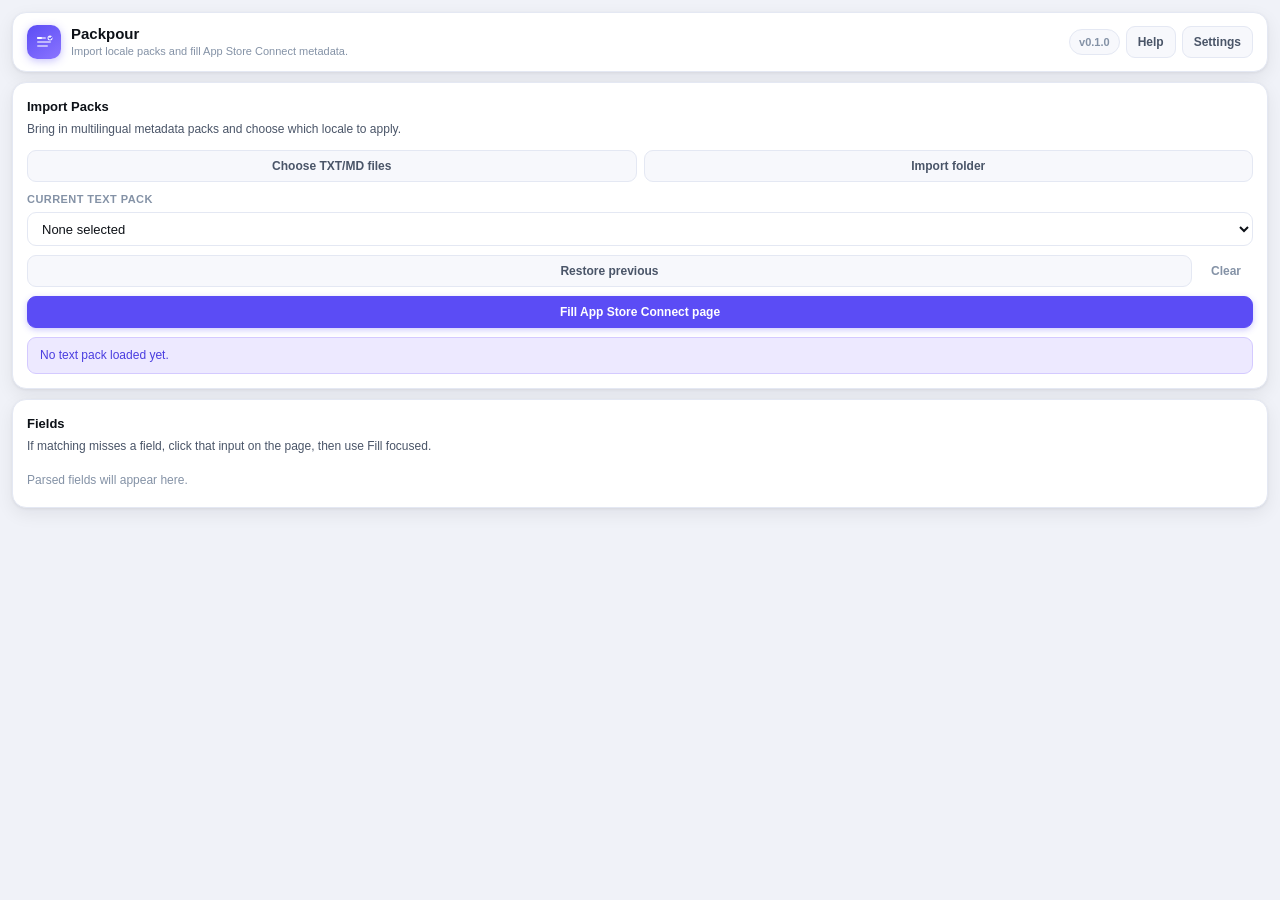
<file: extension/popup.html>
<!doctype html>
<html lang="en">
  <head>
    <meta charset="utf-8" />
    <meta name="viewport" content="width=device-width, initial-scale=1" />
    <title>Packpour</title>
    <link rel="stylesheet" href="popup.css" />
  </head>
  <body>
    <main class="app">

      <!-- ── Main view ────────────────────────── -->
      <section id="mainView" class="view">

        <header class="app-header">
          <div class="brand">
            <span class="brand-mark" aria-hidden="true">
              <svg width="18" height="18" viewBox="0 0 18 18" fill="none" xmlns="http://www.w3.org/2000/svg">
                <rect x="2" y="4" width="9" height="2" rx="1" fill="white" opacity=".55"/>
                <rect x="2" y="8" width="14" height="2" rx="1" fill="white" opacity=".55"/>
                <rect x="2" y="12" width="11" height="2" rx="1" fill="white" opacity=".55"/>
                <rect x="2" y="4" width="5" height="2" rx="1" fill="white"/>
                <circle cx="15" cy="5" r="2.5" fill="white" opacity=".9"/>
                <path d="M14 5l1 1 2-2" stroke="#5b4cf5" stroke-width="1.1" stroke-linecap="round" stroke-linejoin="round"/>
              </svg>
            </span>
            <div class="brand-copy">
              <h1 data-i18n="appName">Packpour</h1>
              <p data-i18n="tagline">Import locale packs and fill App Store Connect metadata.</p>
            </div>
          </div>
          <div class="header-actions">
            <span id="versionText" class="version-pill">v0.1.0</span>
            <button id="helpButton" class="icon-button" type="button" data-i18n="help">Help</button>
            <button id="settingsButton" class="icon-button" type="button" data-i18n="settings">Settings</button>
          </div>
        </header>

        <section class="card panel">
          <div class="panel-head">
            <h2 data-i18n="importTitle">Import Packs</h2>
            <p data-i18n="importIntro">Bring in multilingual metadata packs and choose which locale to apply.</p>
          </div>
          <div class="stack">
            <div class="button-row">
              <label class="file-picker">
                <input id="fileInput" type="file" accept=".txt,.md,text/plain,text/markdown" multiple />
                <span data-i18n="chooseFiles">Choose TXT/MD files</span>
              </label>
              <button id="folderButton" class="secondary-button" type="button" data-i18n="importFolder">Import folder</button>
            </div>

            <label class="field-block">
              <span data-i18n="currentPack">Current text pack</span>
              <select id="packSelect">
                <option value="" data-i18n="noneSelected">None selected</option>
              </select>
            </label>

            <div class="button-row button-row--compact">
              <button id="restoreButton" class="secondary-button" type="button" data-i18n="restorePrevious">Restore previous</button>
              <button id="clearButton" class="ghost-button" type="button" data-i18n="clearLibrary">Clear</button>
            </div>

            <button id="autofillButton" class="primary-button" type="button" data-i18n="fillCurrentPage">Fill App Store Connect page</button>

            <p id="statusText" class="status" data-i18n="emptyStatus">No text pack loaded yet.</p>
          </div>
        </section>

        <section class="card panel">
          <div class="panel-head">
            <h2 data-i18n="fields">Fields</h2>
            <p data-i18n="fieldsHint">If matching misses a field, click that input on the page, then use Fill focused.</p>
          </div>
          <div id="fieldsList" class="fields-list empty">
            <p data-i18n="fieldsEmpty">Parsed fields will appear here.</p>
          </div>
        </section>

      </section>

      <!-- ── Settings view ────────────────────── -->
      <section id="settingsView" class="view" hidden>
        <header class="sub-header">
          <button class="back-button" type="button" data-view-back data-i18n="back">Back</button>
          <div>
            <h1 data-i18n="settings">Settings</h1>
            <p data-i18n="settingsIntro">Keep the extension local, transparent, and easy to audit.</p>
          </div>
        </header>

        <section class="card panel">
          <label class="field-block">
            <span data-i18n="interfaceLanguage">Interface language</span>
            <select id="uiLanguageSelect"></select>
          </label>
        </section>

        <section class="card panel">
          <div class="panel-head">
            <h2 data-i18n="aboutTitle">About</h2>
            <p data-i18n="aboutBody">A local-first helper for importing multilingual metadata packs into App Store Connect.</p>
          </div>
          <div class="stack">
            <div class="meta-list">
              <div><span data-i18n="versionLabel">Version</span><strong id="settingsVersionText">0.1.0</strong></div>
              <div><span data-i18n="homepageLabel">Homepage</span><a id="homepageLink" href="#" target="_blank" rel="noreferrer">Landing page</a></div>
              <div><span data-i18n="githubLabel">GitHub</span><a id="githubLink" href="#" target="_blank" rel="noreferrer">hooosberg/Packpour</a></div>
              <div><span data-i18n="supportLabel">Support</span><a id="supportLink" href="#" target="_blank" rel="noreferrer">Support page</a></div>
              <div><span data-i18n="privacyLabel">Privacy</span><a id="privacyLink" href="#" target="_blank" rel="noreferrer">Privacy policy</a></div>
              <div><span data-i18n="termsLabel">Terms</span><a id="termsLink" href="#" target="_blank" rel="noreferrer">Terms of service</a></div>
            </div>
            <button id="checkUpdateButton" class="secondary-button" type="button" data-i18n="checkForUpdates">Check for updates</button>
          </div>
        </section>
      </section>

      <!-- ── Help view ─────────────────────────── -->
      <section id="helpView" class="view" hidden>
        <header class="sub-header">
          <button class="back-button" type="button" data-view-back data-i18n="back">Back</button>
          <div>
            <h1 data-i18n="help">Help</h1>
            <p data-i18n="helpIntro">Copy the prompt, give it one app, and ask AI to generate ready-to-import locale TXT files.</p>
          </div>
        </header>

        <section class="card panel">
          <div class="panel-head">
            <h2 data-i18n="aiPromptTitle">AI ASO prompt</h2>
            <p data-i18n="aiPromptIntro">Paste this into your AI tool. It outputs one TXT block per locale, ready for Packpour.</p>
          </div>
          <button id="copyPromptButton" class="primary-button" type="button" data-i18n="copyPrompt">Copy AI prompt</button>
          <pre id="aiPromptText"></pre>
        </section>

        <section class="card panel">
          <div class="panel-head">
            <h2 data-i18n="safetyTitle">Safety</h2>
          </div>
          <ul class="tips">
            <li data-i18n="safetyOne">This extension fills visible App Store Connect editable fields only after you click the button.</li>
            <li data-i18n="safetyTwo">It does not click Save, Publish, or Submit for Review.</li>
            <li data-i18n="safetyThree">Password, payment, token, and secret-looking fields are skipped.</li>
          </ul>
        </section>
      </section>

    </main>

    <template id="fieldRowTemplate">
      <div class="field-row">
        <div class="field-meta">
          <strong class="field-name"></strong>
          <span class="field-count"></span>
        </div>
        <div class="field-actions">
          <button class="mini fill-focused" type="button"></button>
          <button class="mini ghost copy-value" type="button"></button>
        </div>
      </div>
    </template>

    <script src="popup.js"></script>
  </body>
</html>
</file>
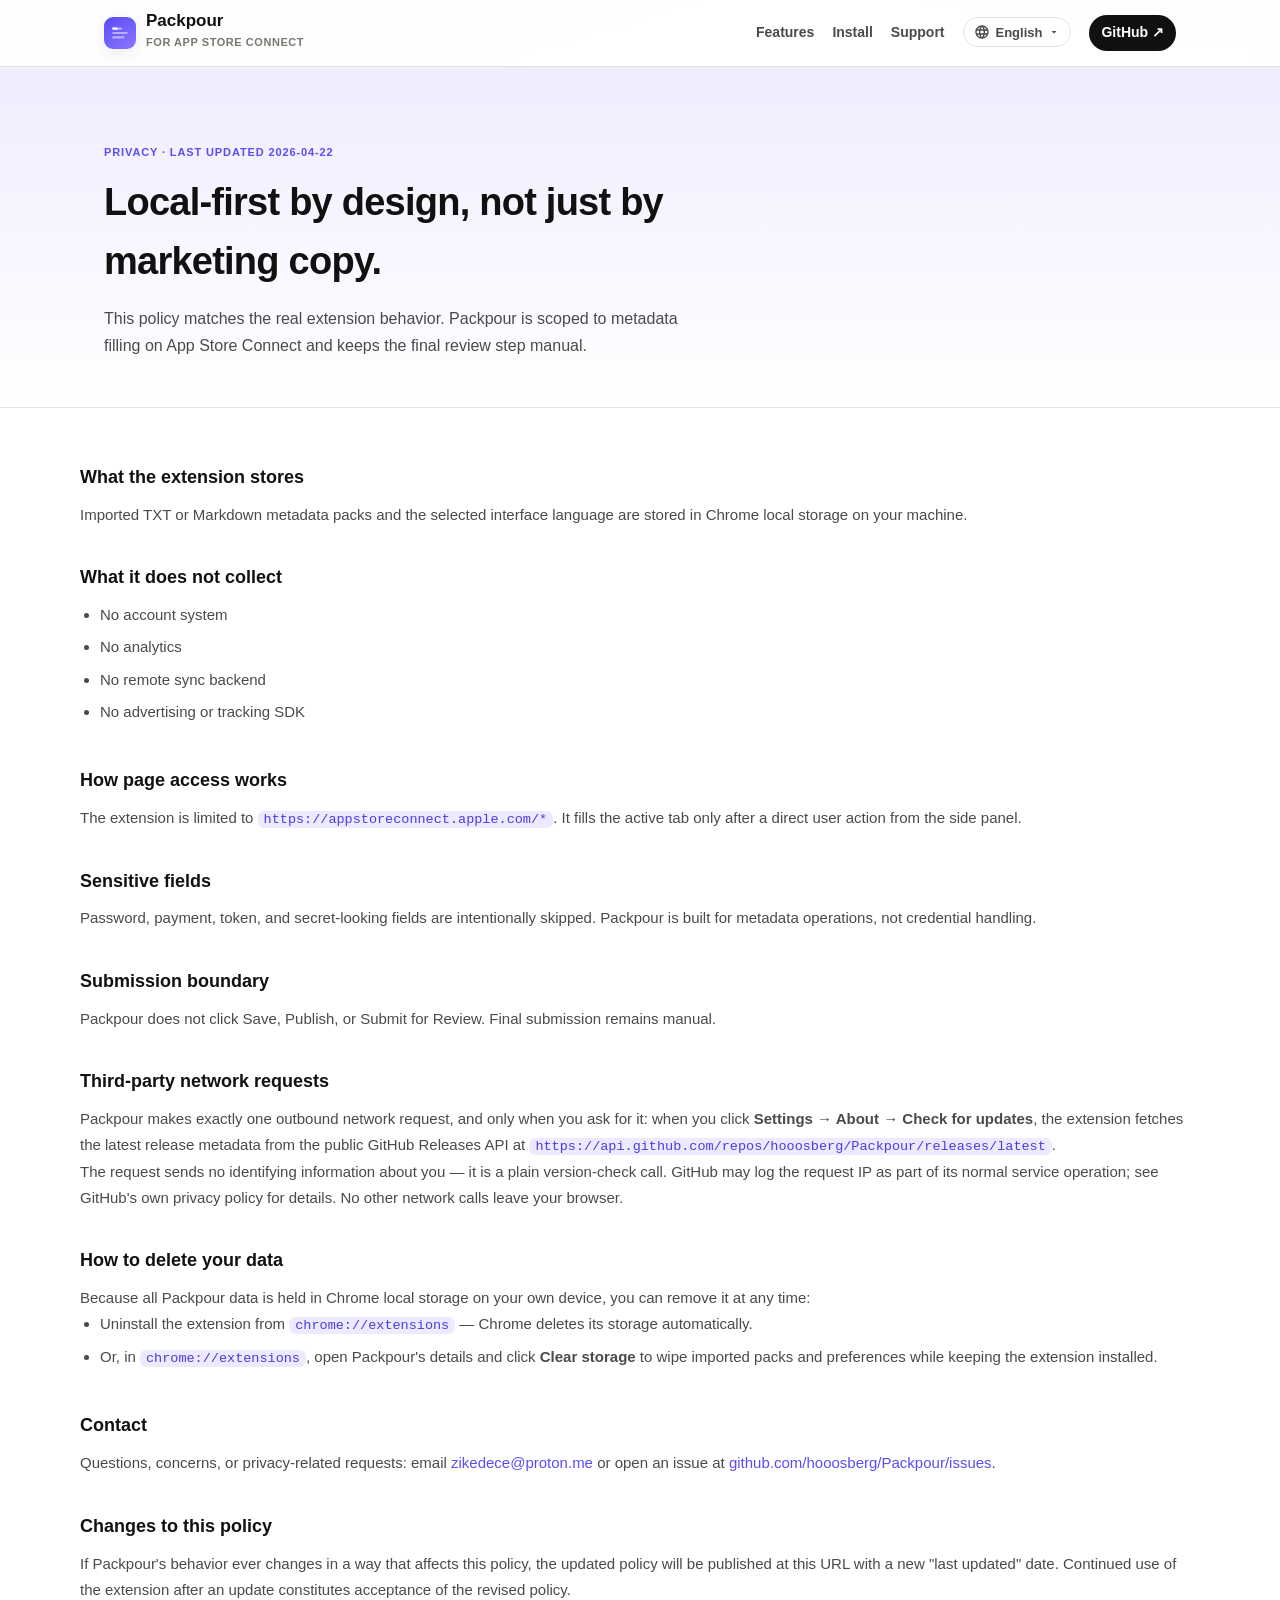
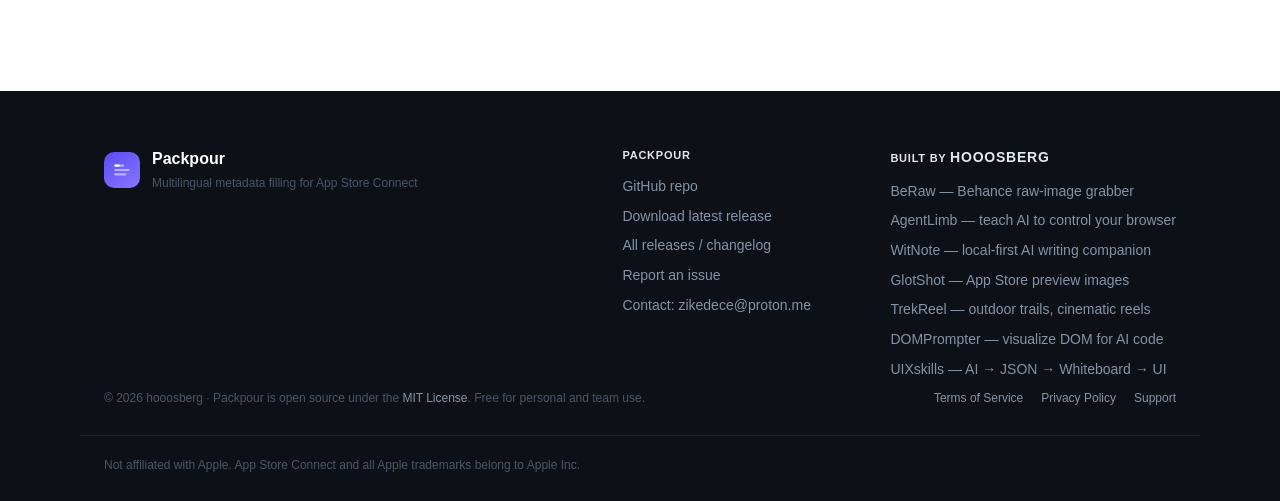
<file: site/privacy.html>
<!doctype html>
<html lang="en">
  <head>
    <meta charset="utf-8" />
    <meta name="viewport" content="width=device-width, initial-scale=1" />
    <title>Privacy | Packpour</title>
    <meta name="description" content="Privacy policy for Packpour, a local-first Chrome extension for filling App Store Connect locale pages." />
    <link rel="icon" href="./assets/icon-128.png" type="image/png" />
    <link rel="stylesheet" href="./styles.css" />
  </head>
  <body>

    <header class="top">
      <div class="container top__inner">
        <a class="top__brand" href="./index.html">
          <span class="top__logo" aria-hidden="true">
            <svg width="20" height="20" viewBox="0 0 18 18" fill="none">
              <rect x="2" y="4" width="9" height="2" rx="1" fill="white" opacity=".5"/>
              <rect x="2" y="8" width="14" height="2" rx="1" fill="white" opacity=".5"/>
              <rect x="2" y="12" width="11" height="2" rx="1" fill="white" opacity=".5"/>
              <rect x="2" y="4" width="5" height="2" rx="1" fill="white"/>
            </svg>
          </span>
          <div>
            <span class="top__name">Packpour</span>
            <span class="top__tag" data-i18n="top.tag">for App Store Connect</span>
          </div>
        </a>
        <nav class="top__nav">
          <a href="./index.html#features" data-i18n="nav.features">Features</a>
          <a href="./index.html#install" data-i18n="nav.install">Install</a>
          <a href="./support.html" data-i18n="footer.legalSupport">Support</a>
          <div class="lang-switcher">
            <button class="lang-switcher__button" type="button" id="langSwitcherButton" aria-haspopup="true" aria-expanded="false">
              <svg viewBox="0 0 24 24" width="16" height="16" aria-hidden="true"><path fill="currentColor" d="M12 2C6.48 2 2 6.48 2 12s4.48 10 10 10 10-4.48 10-10S17.52 2 12 2zm6.93 6h-2.95a15.65 15.65 0 0 0-1.38-3.56A8.03 8.03 0 0 1 18.92 8zM12 4.04c.83 1.2 1.48 2.53 1.91 3.96h-3.82c.43-1.43 1.08-2.76 1.91-3.96zM4.26 14C4.1 13.36 4 12.69 4 12s.1-1.36.26-2h3.38c-.08.66-.14 1.32-.14 2s.06 1.34.14 2H4.26zm.82 2h2.95c.32 1.25.78 2.45 1.38 3.56A7.99 7.99 0 0 1 5.08 16zm2.95-8H5.08a7.99 7.99 0 0 1 4.33-3.56A15.65 15.65 0 0 0 8.03 8zM12 19.96c-.83-1.2-1.48-2.53-1.91-3.96h3.82c-.43 1.43-1.08 2.76-1.91 3.96zM14.34 14H9.66c-.09-.66-.16-1.32-.16-2s.07-1.35.16-2h4.68c.09.65.16 1.32.16 2s-.07 1.34-.16 2zm.25 5.56c.6-1.11 1.06-2.31 1.38-3.56h2.95a8.03 8.03 0 0 1-4.33 3.56zM16.36 14c.08-.66.14-1.32.14-2s-.06-1.34-.14-2h3.38c.16.64.26 1.31.26 2s-.1 1.36-.26 2h-3.38z"/></svg>
              <span id="langSwitcherLabel">English</span>
              <svg viewBox="0 0 24 24" width="12" height="12" aria-hidden="true"><path fill="currentColor" d="M7 10l5 5 5-5z"/></svg>
            </button>
            <ul class="lang-switcher__menu" id="langSwitcherMenu" role="menu" hidden></ul>
          </div>
          <a class="top__github" href="https://github.com/hooosberg/Packpour" target="_blank" rel="noreferrer noopener">GitHub ↗</a>
        </nav>
      </div>
    </header>

    <main>
      <section class="page-hero">
        <div class="container">
          <span class="page-hero__eyebrow">Privacy · last updated 2026-04-22</span>
          <h1>Local-first by design, not just by marketing copy.</h1>
          <p>
            This policy matches the real extension behavior. Packpour is scoped to metadata
            filling on App Store Connect and keeps the final review step manual.
          </p>
        </div>
      </section>

      <div class="container policy">
        <section>
          <h2>What the extension stores</h2>
          <p>
            Imported TXT or Markdown metadata packs and the selected interface language are stored
            in Chrome local storage on your machine.
          </p>
        </section>

        <section>
          <h2>What it does not collect</h2>
          <ul>
            <li>No account system</li>
            <li>No analytics</li>
            <li>No remote sync backend</li>
            <li>No advertising or tracking SDK</li>
          </ul>
        </section>

        <section>
          <h2>How page access works</h2>
          <p>
            The extension is limited to <code>https://appstoreconnect.apple.com/*</code>. It fills
            the active tab only after a direct user action from the side panel.
          </p>
        </section>

        <section>
          <h2>Sensitive fields</h2>
          <p>
            Password, payment, token, and secret-looking fields are intentionally skipped. Packpour
            is built for metadata operations, not credential handling.
          </p>
        </section>

        <section>
          <h2>Submission boundary</h2>
          <p>
            Packpour does not click Save, Publish, or Submit for Review. Final submission remains manual.
          </p>
        </section>

        <section>
          <h2>Third-party network requests</h2>
          <p>
            Packpour makes exactly one outbound network request, and only when you ask for it:
            when you click <b>Settings → About → Check for updates</b>, the extension fetches the
            latest release metadata from the public GitHub Releases API at
            <code>https://api.github.com/repos/hooosberg/Packpour/releases/latest</code>.
          </p>
          <p>
            The request sends no identifying information about you — it is a plain version-check call.
            GitHub may log the request IP as part of its normal service operation; see GitHub's own
            privacy policy for details. No other network calls leave your browser.
          </p>
        </section>

        <section>
          <h2>How to delete your data</h2>
          <p>
            Because all Packpour data is held in Chrome local storage on your own device, you can
            remove it at any time:
          </p>
          <ul>
            <li>Uninstall the extension from <code>chrome://extensions</code> — Chrome deletes its storage automatically.</li>
            <li>Or, in <code>chrome://extensions</code>, open Packpour's details and click <b>Clear storage</b> to wipe imported packs and preferences while keeping the extension installed.</li>
          </ul>
        </section>

        <section>
          <h2>Contact</h2>
          <p>
            Questions, concerns, or privacy-related requests: email
            <a href="mailto:zikedece@proton.me">zikedece@proton.me</a> or open an issue at
            <a href="https://github.com/hooosberg/Packpour/issues" target="_blank" rel="noreferrer noopener">github.com/hooosberg/Packpour/issues</a>.
          </p>
        </section>

        <section>
          <h2>Changes to this policy</h2>
          <p>
            If Packpour's behavior ever changes in a way that affects this policy, the updated policy
            will be published at this URL with a new "last updated" date. Continued use of the
            extension after an update constitutes acceptance of the revised policy.
          </p>
        </section>
      </div>
    </main>

    <footer class="foot">
      <div class="container foot__inner">
        <div class="foot__brand">
          <span class="foot__logo" aria-hidden="true">
            <svg width="20" height="20" viewBox="0 0 18 18" fill="none">
              <rect x="2" y="4" width="9" height="2" rx="1" fill="white" opacity=".5"/>
              <rect x="2" y="8" width="14" height="2" rx="1" fill="white" opacity=".5"/>
              <rect x="2" y="12" width="11" height="2" rx="1" fill="white" opacity=".5"/>
              <rect x="2" y="4" width="5" height="2" rx="1" fill="white"/>
            </svg>
          </span>
          <div>
            <div class="foot__name">Packpour</div>
            <div class="foot__tag" data-i18n="footer.tag">Multilingual metadata filling for App Store Connect</div>
          </div>
        </div>

        <div class="foot__cols">
          <div class="foot__col">
            <h4 data-i18n="footer.colProduct">Packpour</h4>
            <a href="https://github.com/hooosberg/Packpour" target="_blank" rel="noreferrer noopener" data-i18n="footer.linkRepo">GitHub repo</a>
            <a href="https://github.com/hooosberg/Packpour/releases/latest" target="_blank" rel="noreferrer noopener" data-i18n="footer.linkRelease">Download latest release</a>
            <a href="https://github.com/hooosberg/Packpour/releases" target="_blank" rel="noreferrer noopener" data-i18n="footer.linkChangelog">All releases / changelog</a>
            <a href="https://github.com/hooosberg/Packpour/issues" target="_blank" rel="noreferrer noopener" data-i18n="footer.linkIssue">Report an issue</a>
            <a href="mailto:zikedece@proton.me" data-i18n="footer.linkContact">Contact: zikedece@proton.me</a>
          </div>
          <div class="foot__col">
            <h4 data-i18n-html="footer.colBuilt">Built by <a href="https://github.com/hooosberg" target="_blank" rel="noreferrer noopener">hooosberg</a></h4>
            <a href="https://github.com/hooosberg/BeRaw" target="_blank" rel="noreferrer noopener" data-i18n="footer.proj1">BeRaw — Behance raw-image grabber</a>
            <a href="https://github.com/hooosberg/AgentLimb" target="_blank" rel="noreferrer noopener" data-i18n="footer.proj2">AgentLimb — teach AI to control your browser</a>
            <a href="https://github.com/hooosberg/WitNote" target="_blank" rel="noreferrer noopener" data-i18n="footer.proj3">WitNote — local-first AI writing companion</a>
            <a href="https://github.com/hooosberg/GlotShot" target="_blank" rel="noreferrer noopener" data-i18n="footer.proj4">GlotShot — App Store preview images</a>
            <a href="https://github.com/hooosberg/TrekReel" target="_blank" rel="noreferrer noopener" data-i18n="footer.proj5">TrekReel — outdoor trails, cinematic reels</a>
            <a href="https://github.com/hooosberg/DOMPrompter" target="_blank" rel="noreferrer noopener" data-i18n="footer.proj6">DOMPrompter — visualize DOM for AI code</a>
            <a href="https://github.com/hooosberg/UIXskills" target="_blank" rel="noreferrer noopener" data-i18n="footer.proj7">UIXskills — AI → JSON → Whiteboard → UI</a>
          </div>
        </div>
      </div>

      <div class="container foot__legal">
        <span>© <span id="year">2026</span> hooosberg · <span data-i18n-html="footer.legalCopy">Packpour is open source under the <a href="./terms.html">MIT License</a>. Free for personal and team use.</span></span>
        <span class="foot__legal-links">
          <a href="./terms.html" data-i18n="footer.legalTerms">Terms of Service</a>
          <a href="./privacy.html" data-i18n="footer.legalPrivacy">Privacy Policy</a>
          <a href="./support.html" data-i18n="footer.legalSupport">Support</a>
        </span>
      </div>
      <div class="container foot__legal">
        <span data-i18n="footer.legalTrademark">Not affiliated with Apple. App Store Connect and all Apple trademarks belong to Apple Inc.</span>
      </div>
    </footer>

    <script defer src="./i18n.js"></script>
  </body>
</html>
</file>
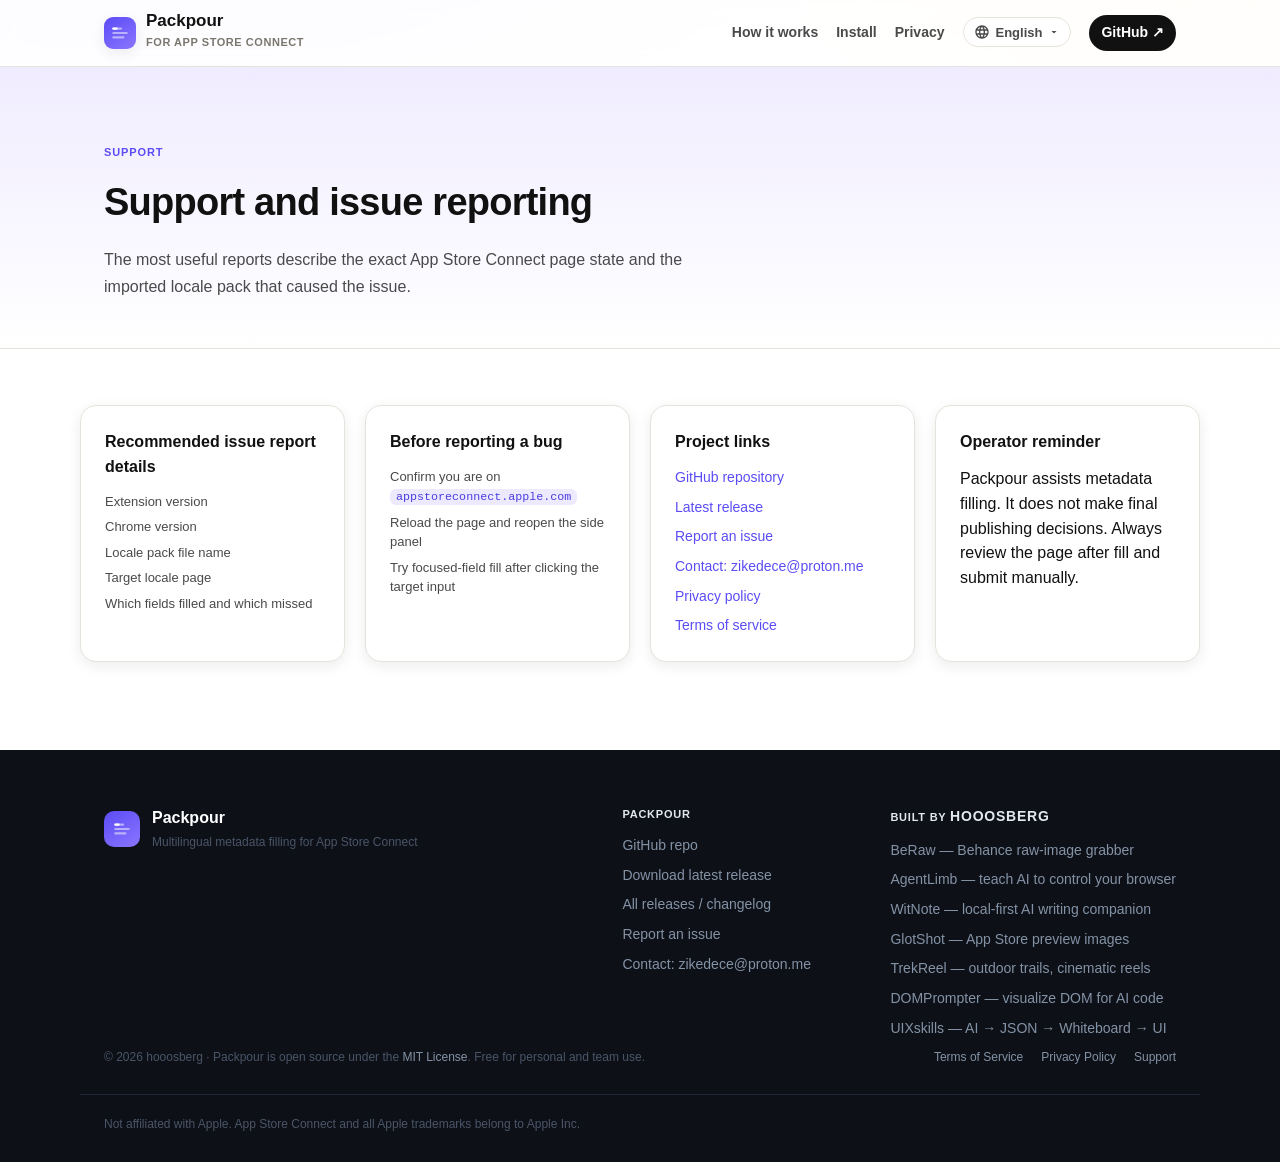
<file: site/support.html>
<!doctype html>
<html lang="en">
  <head>
    <meta charset="utf-8" />
    <meta name="viewport" content="width=device-width, initial-scale=1" />
    <title>Support | Packpour</title>
    <meta name="description" content="Support resources for Packpour, including bug-report guidance and release links." />
    <link rel="icon" href="./assets/icon-128.png" type="image/png" />
    <link rel="stylesheet" href="./styles.css" />
  </head>
  <body>

    <header class="top">
      <div class="container top__inner">
        <a class="top__brand" href="./index.html">
          <span class="top__logo" aria-hidden="true">
            <svg width="20" height="20" viewBox="0 0 18 18" fill="none">
              <rect x="2" y="4" width="9" height="2" rx="1" fill="white" opacity=".5"/>
              <rect x="2" y="8" width="14" height="2" rx="1" fill="white" opacity=".5"/>
              <rect x="2" y="12" width="11" height="2" rx="1" fill="white" opacity=".5"/>
              <rect x="2" y="4" width="5" height="2" rx="1" fill="white"/>
            </svg>
          </span>
          <div>
            <span class="top__name">Packpour</span>
            <span class="top__tag" data-i18n="top.tag">for App Store Connect</span>
          </div>
        </a>
        <nav class="top__nav">
          <a href="./index.html#how" data-i18n="nav.howItWorks">How it works</a>
          <a href="./index.html#install" data-i18n="nav.install">Install</a>
          <a href="./privacy.html" data-i18n="footer.legalPrivacy">Privacy</a>
          <div class="lang-switcher">
            <button class="lang-switcher__button" type="button" id="langSwitcherButton" aria-haspopup="true" aria-expanded="false">
              <svg viewBox="0 0 24 24" width="16" height="16" aria-hidden="true"><path fill="currentColor" d="M12 2C6.48 2 2 6.48 2 12s4.48 10 10 10 10-4.48 10-10S17.52 2 12 2zm6.93 6h-2.95a15.65 15.65 0 0 0-1.38-3.56A8.03 8.03 0 0 1 18.92 8zM12 4.04c.83 1.2 1.48 2.53 1.91 3.96h-3.82c.43-1.43 1.08-2.76 1.91-3.96zM4.26 14C4.1 13.36 4 12.69 4 12s.1-1.36.26-2h3.38c-.08.66-.14 1.32-.14 2s.06 1.34.14 2H4.26zm.82 2h2.95c.32 1.25.78 2.45 1.38 3.56A7.99 7.99 0 0 1 5.08 16zm2.95-8H5.08a7.99 7.99 0 0 1 4.33-3.56A15.65 15.65 0 0 0 8.03 8zM12 19.96c-.83-1.2-1.48-2.53-1.91-3.96h3.82c-.43 1.43-1.08 2.76-1.91 3.96zM14.34 14H9.66c-.09-.66-.16-1.32-.16-2s.07-1.35.16-2h4.68c.09.65.16 1.32.16 2s-.07 1.34-.16 2zm.25 5.56c.6-1.11 1.06-2.31 1.38-3.56h2.95a8.03 8.03 0 0 1-4.33 3.56zM16.36 14c.08-.66.14-1.32.14-2s-.06-1.34-.14-2h3.38c.16.64.26 1.31.26 2s-.1 1.36-.26 2h-3.38z"/></svg>
              <span id="langSwitcherLabel">English</span>
              <svg viewBox="0 0 24 24" width="12" height="12" aria-hidden="true"><path fill="currentColor" d="M7 10l5 5 5-5z"/></svg>
            </button>
            <ul class="lang-switcher__menu" id="langSwitcherMenu" role="menu" hidden></ul>
          </div>
          <a class="top__github" href="https://github.com/hooosberg/Packpour" target="_blank" rel="noreferrer noopener">GitHub ↗</a>
        </nav>
      </div>
    </header>

    <main>
      <section class="page-hero">
        <div class="container">
          <span class="page-hero__eyebrow">Support</span>
          <h1>Support and issue reporting</h1>
          <p>
            The most useful reports describe the exact App Store Connect page state and the
            imported locale pack that caused the issue.
          </p>
        </div>
      </section>

      <div class="container page-grid">
        <article class="link-card">
          <h3>Recommended issue report details</h3>
          <div class="info-stack">
            <p>Extension version</p>
            <p>Chrome version</p>
            <p>Locale pack file name</p>
            <p>Target locale page</p>
            <p>Which fields filled and which missed</p>
          </div>
        </article>

        <article class="link-card">
          <h3>Before reporting a bug</h3>
          <div class="info-stack">
            <p>Confirm you are on <code>appstoreconnect.apple.com</code></p>
            <p>Reload the page and reopen the side panel</p>
            <p>Try focused-field fill after clicking the target input</p>
          </div>
        </article>

        <article class="link-card">
          <h3>Project links</h3>
          <div class="link-list">
            <a href="https://github.com/hooosberg/Packpour" target="_blank" rel="noreferrer noopener">GitHub repository</a>
            <a href="https://github.com/hooosberg/Packpour/releases/latest" target="_blank" rel="noreferrer noopener">Latest release</a>
            <a href="https://github.com/hooosberg/Packpour/issues" target="_blank" rel="noreferrer noopener">Report an issue</a>
            <a href="mailto:zikedece@proton.me">Contact: zikedece@proton.me</a>
            <a href="./privacy.html">Privacy policy</a>
            <a href="./terms.html">Terms of service</a>
          </div>
        </article>

        <article class="link-card">
          <h3>Operator reminder</h3>
          <p>
            Packpour assists metadata filling. It does not make final publishing decisions.
            Always review the page after fill and submit manually.
          </p>
        </article>
      </div>
    </main>

    <footer class="foot">
      <div class="container foot__inner">
        <div class="foot__brand">
          <span class="foot__logo" aria-hidden="true">
            <svg width="20" height="20" viewBox="0 0 18 18" fill="none">
              <rect x="2" y="4" width="9" height="2" rx="1" fill="white" opacity=".5"/>
              <rect x="2" y="8" width="14" height="2" rx="1" fill="white" opacity=".5"/>
              <rect x="2" y="12" width="11" height="2" rx="1" fill="white" opacity=".5"/>
              <rect x="2" y="4" width="5" height="2" rx="1" fill="white"/>
            </svg>
          </span>
          <div>
            <div class="foot__name">Packpour</div>
            <div class="foot__tag" data-i18n="footer.tag">Multilingual metadata filling for App Store Connect</div>
          </div>
        </div>

        <div class="foot__cols">
          <div class="foot__col">
            <h4 data-i18n="footer.colProduct">Packpour</h4>
            <a href="https://github.com/hooosberg/Packpour" target="_blank" rel="noreferrer noopener" data-i18n="footer.linkRepo">GitHub repo</a>
            <a href="https://github.com/hooosberg/Packpour/releases/latest" target="_blank" rel="noreferrer noopener" data-i18n="footer.linkRelease">Download latest release</a>
            <a href="https://github.com/hooosberg/Packpour/releases" target="_blank" rel="noreferrer noopener" data-i18n="footer.linkChangelog">All releases / changelog</a>
            <a href="https://github.com/hooosberg/Packpour/issues" target="_blank" rel="noreferrer noopener" data-i18n="footer.linkIssue">Report an issue</a>
            <a href="mailto:zikedece@proton.me" data-i18n="footer.linkContact">Contact: zikedece@proton.me</a>
          </div>
          <div class="foot__col">
            <h4 data-i18n-html="footer.colBuilt">Built by <a href="https://github.com/hooosberg" target="_blank" rel="noreferrer noopener">hooosberg</a></h4>
            <a href="https://github.com/hooosberg/BeRaw" target="_blank" rel="noreferrer noopener" data-i18n="footer.proj1">BeRaw — Behance raw-image grabber</a>
            <a href="https://github.com/hooosberg/AgentLimb" target="_blank" rel="noreferrer noopener" data-i18n="footer.proj2">AgentLimb — teach AI to control your browser</a>
            <a href="https://github.com/hooosberg/WitNote" target="_blank" rel="noreferrer noopener" data-i18n="footer.proj3">WitNote — local-first AI writing companion</a>
            <a href="https://github.com/hooosberg/GlotShot" target="_blank" rel="noreferrer noopener" data-i18n="footer.proj4">GlotShot — App Store preview images</a>
            <a href="https://github.com/hooosberg/TrekReel" target="_blank" rel="noreferrer noopener" data-i18n="footer.proj5">TrekReel — outdoor trails, cinematic reels</a>
            <a href="https://github.com/hooosberg/DOMPrompter" target="_blank" rel="noreferrer noopener" data-i18n="footer.proj6">DOMPrompter — visualize DOM for AI code</a>
            <a href="https://github.com/hooosberg/UIXskills" target="_blank" rel="noreferrer noopener" data-i18n="footer.proj7">UIXskills — AI → JSON → Whiteboard → UI</a>
          </div>
        </div>
      </div>

      <div class="container foot__legal">
        <span>© <span id="year">2026</span> hooosberg · <span data-i18n-html="footer.legalCopy">Packpour is open source under the <a href="./terms.html">MIT License</a>. Free for personal and team use.</span></span>
        <span class="foot__legal-links">
          <a href="./terms.html" data-i18n="footer.legalTerms">Terms of Service</a>
          <a href="./privacy.html" data-i18n="footer.legalPrivacy">Privacy Policy</a>
          <a href="./support.html" data-i18n="footer.legalSupport">Support</a>
        </span>
      </div>
      <div class="container foot__legal">
        <span data-i18n="footer.legalTrademark">Not affiliated with Apple. App Store Connect and all Apple trademarks belong to Apple Inc.</span>
      </div>
    </footer>

    <script defer src="./i18n.js"></script>
  </body>
</html>
</file>
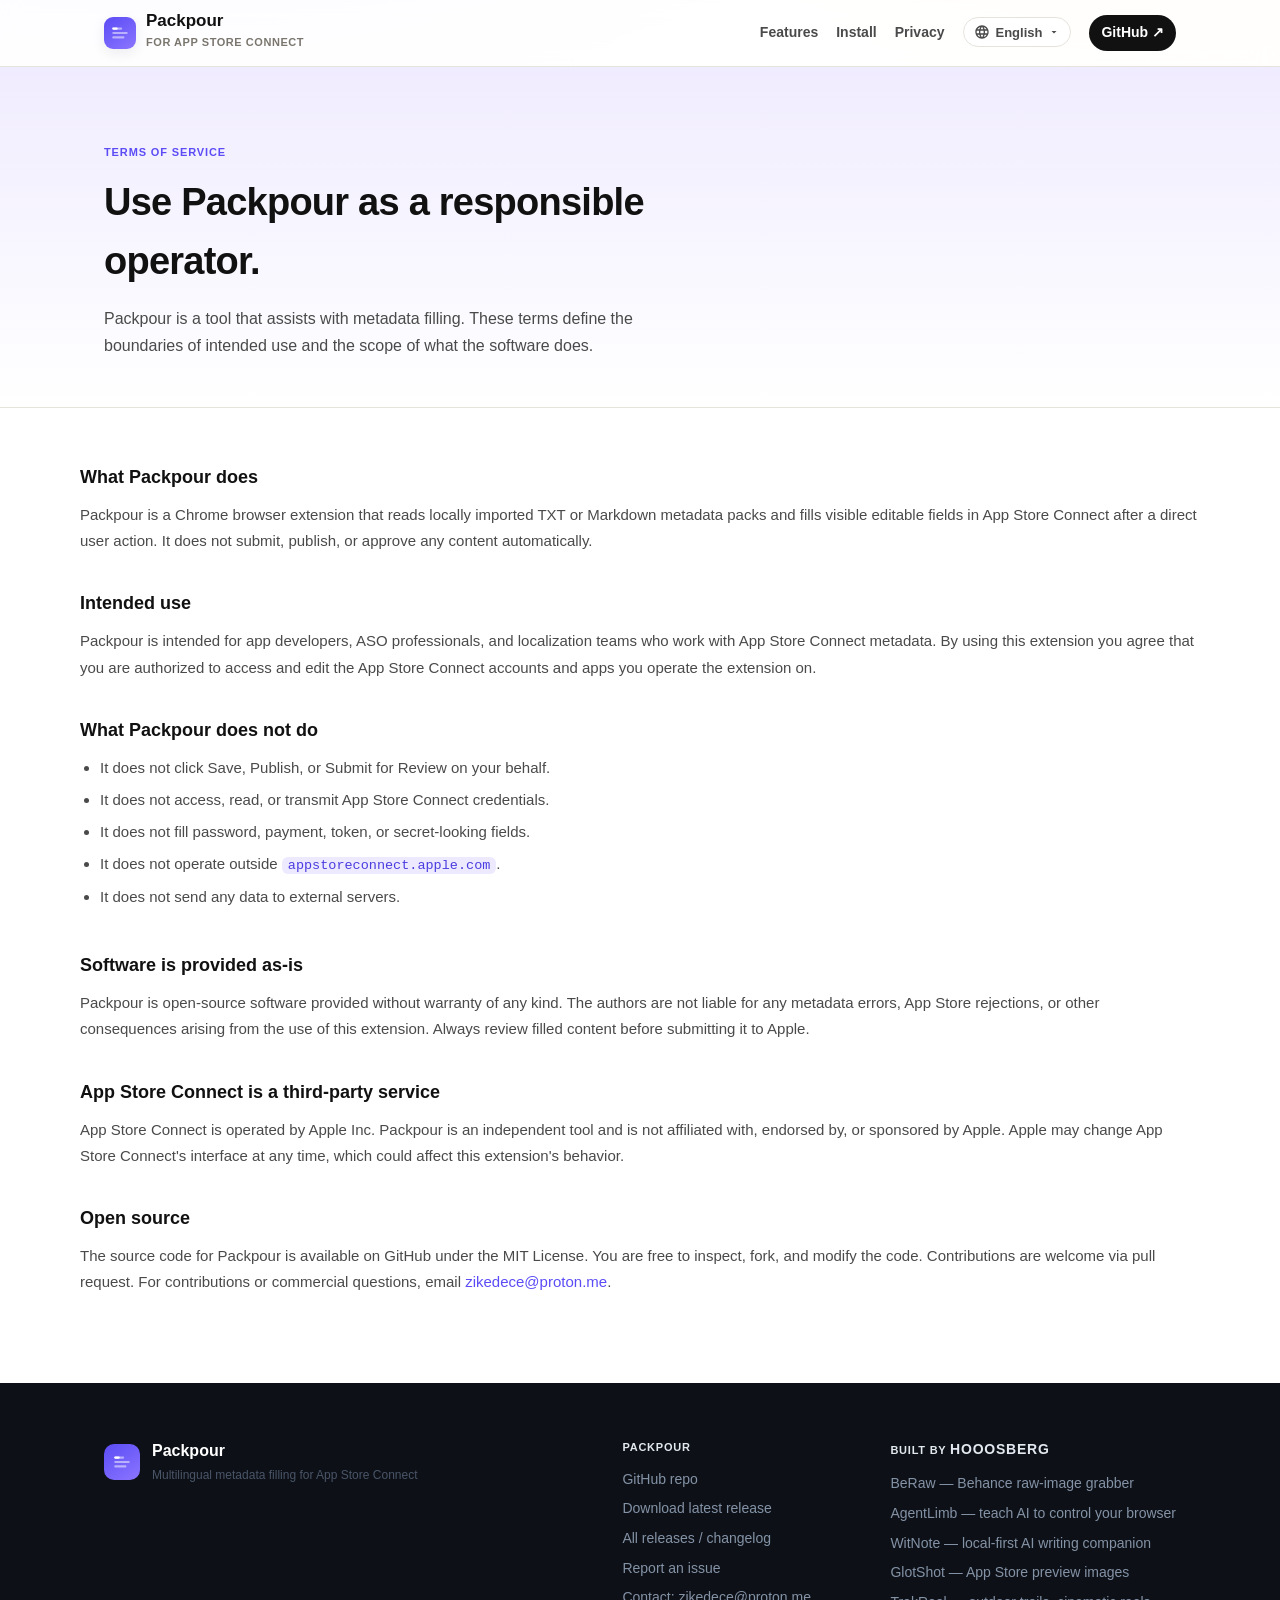
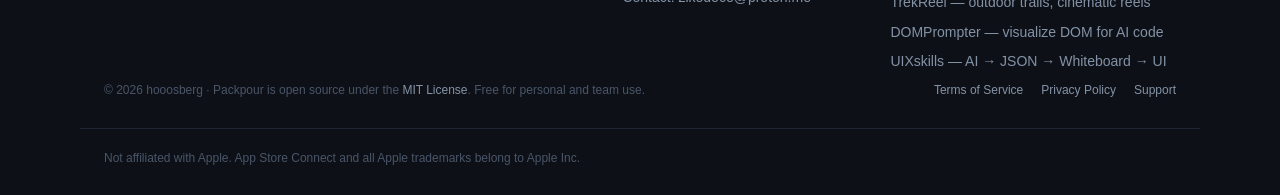
<file: site/terms.html>
<!doctype html>
<html lang="en">
  <head>
    <meta charset="utf-8" />
    <meta name="viewport" content="width=device-width, initial-scale=1" />
    <title>Terms of Service | Packpour</title>
    <meta name="description" content="Terms of service for Packpour, a local-first Chrome extension for filling App Store Connect locale pages." />
    <link rel="icon" href="./assets/icon-128.png" type="image/png" />
    <link rel="stylesheet" href="./styles.css" />
  </head>
  <body>

    <header class="top">
      <div class="container top__inner">
        <a class="top__brand" href="./index.html">
          <span class="top__logo" aria-hidden="true">
            <svg width="20" height="20" viewBox="0 0 18 18" fill="none">
              <rect x="2" y="4" width="9" height="2" rx="1" fill="white" opacity=".5"/>
              <rect x="2" y="8" width="14" height="2" rx="1" fill="white" opacity=".5"/>
              <rect x="2" y="12" width="11" height="2" rx="1" fill="white" opacity=".5"/>
              <rect x="2" y="4" width="5" height="2" rx="1" fill="white"/>
            </svg>
          </span>
          <div>
            <span class="top__name">Packpour</span>
            <span class="top__tag" data-i18n="top.tag">for App Store Connect</span>
          </div>
        </a>
        <nav class="top__nav">
          <a href="./index.html#features" data-i18n="nav.features">Features</a>
          <a href="./index.html#install" data-i18n="nav.install">Install</a>
          <a href="./privacy.html" data-i18n="footer.legalPrivacy">Privacy</a>
          <div class="lang-switcher">
            <button class="lang-switcher__button" type="button" id="langSwitcherButton" aria-haspopup="true" aria-expanded="false">
              <svg viewBox="0 0 24 24" width="16" height="16" aria-hidden="true"><path fill="currentColor" d="M12 2C6.48 2 2 6.48 2 12s4.48 10 10 10 10-4.48 10-10S17.52 2 12 2zm6.93 6h-2.95a15.65 15.65 0 0 0-1.38-3.56A8.03 8.03 0 0 1 18.92 8zM12 4.04c.83 1.2 1.48 2.53 1.91 3.96h-3.82c.43-1.43 1.08-2.76 1.91-3.96zM4.26 14C4.1 13.36 4 12.69 4 12s.1-1.36.26-2h3.38c-.08.66-.14 1.32-.14 2s.06 1.34.14 2H4.26zm.82 2h2.95c.32 1.25.78 2.45 1.38 3.56A7.99 7.99 0 0 1 5.08 16zm2.95-8H5.08a7.99 7.99 0 0 1 4.33-3.56A15.65 15.65 0 0 0 8.03 8zM12 19.96c-.83-1.2-1.48-2.53-1.91-3.96h3.82c-.43 1.43-1.08 2.76-1.91 3.96zM14.34 14H9.66c-.09-.66-.16-1.32-.16-2s.07-1.35.16-2h4.68c.09.65.16 1.32.16 2s-.07 1.34-.16 2zm.25 5.56c.6-1.11 1.06-2.31 1.38-3.56h2.95a8.03 8.03 0 0 1-4.33 3.56zM16.36 14c.08-.66.14-1.32.14-2s-.06-1.34-.14-2h3.38c.16.64.26 1.31.26 2s-.1 1.36-.26 2h-3.38z"/></svg>
              <span id="langSwitcherLabel">English</span>
              <svg viewBox="0 0 24 24" width="12" height="12" aria-hidden="true"><path fill="currentColor" d="M7 10l5 5 5-5z"/></svg>
            </button>
            <ul class="lang-switcher__menu" id="langSwitcherMenu" role="menu" hidden></ul>
          </div>
          <a class="top__github" href="https://github.com/hooosberg/Packpour" target="_blank" rel="noreferrer noopener">GitHub ↗</a>
        </nav>
      </div>
    </header>

    <main>
      <section class="page-hero">
        <div class="container">
          <span class="page-hero__eyebrow">Terms of Service</span>
          <h1>Use Packpour as a responsible operator.</h1>
          <p>
            Packpour is a tool that assists with metadata filling. These terms define the boundaries
            of intended use and the scope of what the software does.
          </p>
        </div>
      </section>

      <div class="container policy">
        <section>
          <h2>What Packpour does</h2>
          <p>
            Packpour is a Chrome browser extension that reads locally imported TXT or Markdown
            metadata packs and fills visible editable fields in App Store Connect after a direct
            user action. It does not submit, publish, or approve any content automatically.
          </p>
        </section>

        <section>
          <h2>Intended use</h2>
          <p>
            Packpour is intended for app developers, ASO professionals, and localization teams
            who work with App Store Connect metadata. By using this extension you agree that you
            are authorized to access and edit the App Store Connect accounts and apps you operate
            the extension on.
          </p>
        </section>

        <section>
          <h2>What Packpour does not do</h2>
          <ul>
            <li>It does not click Save, Publish, or Submit for Review on your behalf.</li>
            <li>It does not access, read, or transmit App Store Connect credentials.</li>
            <li>It does not fill password, payment, token, or secret-looking fields.</li>
            <li>It does not operate outside <code>appstoreconnect.apple.com</code>.</li>
            <li>It does not send any data to external servers.</li>
          </ul>
        </section>

        <section>
          <h2>Software is provided as-is</h2>
          <p>
            Packpour is open-source software provided without warranty of any kind. The authors
            are not liable for any metadata errors, App Store rejections, or other consequences
            arising from the use of this extension. Always review filled content before submitting
            it to Apple.
          </p>
        </section>

        <section>
          <h2>App Store Connect is a third-party service</h2>
          <p>
            App Store Connect is operated by Apple Inc. Packpour is an independent tool and is
            not affiliated with, endorsed by, or sponsored by Apple. Apple may change App Store
            Connect's interface at any time, which could affect this extension's behavior.
          </p>
        </section>

        <section>
          <h2>Open source</h2>
          <p>
            The source code for Packpour is available on GitHub under the MIT License. You are
            free to inspect, fork, and modify the code. Contributions are welcome via pull request.
            For contributions or commercial questions, email <a href="mailto:zikedece@proton.me">zikedece@proton.me</a>.
          </p>
        </section>
      </div>
    </main>

    <footer class="foot">
      <div class="container foot__inner">
        <div class="foot__brand">
          <span class="foot__logo" aria-hidden="true">
            <svg width="20" height="20" viewBox="0 0 18 18" fill="none">
              <rect x="2" y="4" width="9" height="2" rx="1" fill="white" opacity=".5"/>
              <rect x="2" y="8" width="14" height="2" rx="1" fill="white" opacity=".5"/>
              <rect x="2" y="12" width="11" height="2" rx="1" fill="white" opacity=".5"/>
              <rect x="2" y="4" width="5" height="2" rx="1" fill="white"/>
            </svg>
          </span>
          <div>
            <div class="foot__name">Packpour</div>
            <div class="foot__tag" data-i18n="footer.tag">Multilingual metadata filling for App Store Connect</div>
          </div>
        </div>

        <div class="foot__cols">
          <div class="foot__col">
            <h4 data-i18n="footer.colProduct">Packpour</h4>
            <a href="https://github.com/hooosberg/Packpour" target="_blank" rel="noreferrer noopener" data-i18n="footer.linkRepo">GitHub repo</a>
            <a href="https://github.com/hooosberg/Packpour/releases/latest" target="_blank" rel="noreferrer noopener" data-i18n="footer.linkRelease">Download latest release</a>
            <a href="https://github.com/hooosberg/Packpour/releases" target="_blank" rel="noreferrer noopener" data-i18n="footer.linkChangelog">All releases / changelog</a>
            <a href="https://github.com/hooosberg/Packpour/issues" target="_blank" rel="noreferrer noopener" data-i18n="footer.linkIssue">Report an issue</a>
            <a href="mailto:zikedece@proton.me" data-i18n="footer.linkContact">Contact: zikedece@proton.me</a>
          </div>
          <div class="foot__col">
            <h4 data-i18n-html="footer.colBuilt">Built by <a href="https://github.com/hooosberg" target="_blank" rel="noreferrer noopener">hooosberg</a></h4>
            <a href="https://github.com/hooosberg/BeRaw" target="_blank" rel="noreferrer noopener" data-i18n="footer.proj1">BeRaw — Behance raw-image grabber</a>
            <a href="https://github.com/hooosberg/AgentLimb" target="_blank" rel="noreferrer noopener" data-i18n="footer.proj2">AgentLimb — teach AI to control your browser</a>
            <a href="https://github.com/hooosberg/WitNote" target="_blank" rel="noreferrer noopener" data-i18n="footer.proj3">WitNote — local-first AI writing companion</a>
            <a href="https://github.com/hooosberg/GlotShot" target="_blank" rel="noreferrer noopener" data-i18n="footer.proj4">GlotShot — App Store preview images</a>
            <a href="https://github.com/hooosberg/TrekReel" target="_blank" rel="noreferrer noopener" data-i18n="footer.proj5">TrekReel — outdoor trails, cinematic reels</a>
            <a href="https://github.com/hooosberg/DOMPrompter" target="_blank" rel="noreferrer noopener" data-i18n="footer.proj6">DOMPrompter — visualize DOM for AI code</a>
            <a href="https://github.com/hooosberg/UIXskills" target="_blank" rel="noreferrer noopener" data-i18n="footer.proj7">UIXskills — AI → JSON → Whiteboard → UI</a>
          </div>
        </div>
      </div>

      <div class="container foot__legal">
        <span>© <span id="year">2026</span> hooosberg · <span data-i18n-html="footer.legalCopy">Packpour is open source under the <a href="./terms.html">MIT License</a>. Free for personal and team use.</span></span>
        <span class="foot__legal-links">
          <a href="./terms.html" data-i18n="footer.legalTerms">Terms of Service</a>
          <a href="./privacy.html" data-i18n="footer.legalPrivacy">Privacy Policy</a>
          <a href="./support.html" data-i18n="footer.legalSupport">Support</a>
        </span>
      </div>
      <div class="container foot__legal">
        <span data-i18n="footer.legalTrademark">Not affiliated with Apple. App Store Connect and all Apple trademarks belong to Apple Inc.</span>
      </div>
    </footer>

    <script defer src="./i18n.js"></script>
  </body>
</html>
</file>
<file: extension/popup.css>
:root {
  --bg: #f0f2f8;
  --panel: #ffffff;
  --panel-soft: #f7f8fc;
  --line: #e4e8f3;
  --ink: #0d1117;
  --ink-soft: #4a5568;
  --muted: #8492a6;
  --accent: #5b4cf5;
  --accent-hover: #4a3de0;
  --accent-soft: #ede9ff;
  --ok: #0a8059;
  --ok-bg: #edfaf5;
  --ok-line: #a3e6cc;
  --warn: #a16207;
  --warn-bg: #fefce8;
  --warn-line: #fde68a;
  --error: #c53030;
  --error-bg: #fff5f5;
  --error-line: #feb2b2;
  --radius: 14px;
  --radius-sm: 9px;
  --shadow: 0 1px 3px rgba(13,17,23,.06), 0 6px 18px rgba(13,17,23,.07);
  color-scheme: light;
  font-family: -apple-system, BlinkMacSystemFont, "Segoe UI", "Helvetica Neue",
    "PingFang SC", "Noto Sans", sans-serif;
}

* { box-sizing: border-box; margin: 0; padding: 0; }
[hidden] { display: none !important; }

body {
  min-width: 360px;
  background: var(--bg);
  color: var(--ink);
  font-size: 13px;
  line-height: 1.5;
  -webkit-font-smoothing: antialiased;
}

html[dir="rtl"] body { direction: rtl; }

a { color: var(--accent); text-decoration: none; }
a:hover { text-decoration: underline; }

button, select, input { font: inherit; }

/* ── Layout ────────────────────────────────── */
.app { padding: 12px; }

.view { display: grid; gap: 10px; }

/* ── Cards ─────────────────────────────────── */
.app-header, .card {
  background: var(--panel);
  border: 1px solid var(--line);
  border-radius: var(--radius);
  box-shadow: var(--shadow);
}

/* ── Header ─────────────────────────────────── */
.app-header {
  padding: 12px 14px;
  display: flex;
  align-items: center;
  justify-content: space-between;
  gap: 10px;
}

.brand {
  display: flex;
  align-items: center;
  gap: 10px;
  min-width: 0;
}

.brand-mark {
  width: 34px;
  height: 34px;
  border-radius: 10px;
  background: linear-gradient(145deg, #5b4cf5 0%, #8b75ff 100%);
  box-shadow: 0 2px 8px rgba(91,76,245,.35);
  display: flex;
  align-items: center;
  justify-content: center;
  flex-shrink: 0;
  color: #fff;
  font-size: 13px;
  font-weight: 800;
  letter-spacing: -.5px;
}

.brand-copy h1 {
  font-size: 15px;
  font-weight: 700;
  line-height: 1.2;
  color: var(--ink);
  white-space: nowrap;
}

.brand-copy p {
  font-size: 11px;
  color: var(--muted);
  line-height: 1.3;
  margin-top: 1px;
}

.header-actions {
  display: flex;
  align-items: center;
  gap: 6px;
  flex-shrink: 0;
}

.version-pill {
  display: inline-flex;
  align-items: center;
  height: 26px;
  padding: 0 9px;
  border-radius: 999px;
  background: var(--panel-soft);
  border: 1px solid var(--line);
  color: var(--muted);
  font-size: 11px;
  font-weight: 600;
}

/* ── Buttons ────────────────────────────────── */
.icon-button,
.back-button,
.secondary-button,
.ghost-button,
.primary-button,
.mini {
  display: inline-flex;
  align-items: center;
  justify-content: center;
  min-height: 32px;
  padding: 0 11px;
  border: 1px solid var(--line);
  border-radius: var(--radius-sm);
  background: var(--panel);
  color: var(--ink);
  cursor: pointer;
  font-size: 12px;
  font-weight: 600;
  transition: background .12s, border-color .12s, box-shadow .12s, opacity .12s;
  white-space: nowrap;
}

.icon-button, .back-button, .secondary-button {
  background: var(--panel-soft);
  color: var(--ink-soft);
}

.icon-button:hover, .back-button:hover, .secondary-button:hover {
  background: var(--line);
  border-color: #cdd2e2;
}

.ghost-button {
  background: transparent;
  color: var(--muted);
  border-color: transparent;
}
.ghost-button:hover { background: var(--panel-soft); border-color: var(--line); }

.primary-button {
  background: var(--accent);
  border-color: var(--accent);
  color: #fff;
  font-weight: 700;
  box-shadow: 0 2px 6px rgba(91,76,245,.3);
}
.primary-button:hover {
  background: var(--accent-hover);
  border-color: var(--accent-hover);
  box-shadow: 0 3px 10px rgba(91,76,245,.4);
}

button:disabled, .file-picker input:disabled ~ span {
  opacity: .45;
  cursor: not-allowed;
  pointer-events: none;
}

/* ── Panel ──────────────────────────────────── */
.panel { padding: 14px; }
.panel-head { margin-bottom: 12px; }
.panel-head h2 { font-size: 13px; font-weight: 700; }
.panel-head p { font-size: 12px; color: var(--ink-soft); margin-top: 3px; }

/* ── Stack / button rows ───────────────────── */
.stack { display: grid; gap: 9px; }

.button-row {
  display: grid;
  grid-template-columns: 1fr 1fr;
  gap: 7px;
}
.button-row--compact { grid-template-columns: 1fr auto; }

/* ── File picker ────────────────────────────── */
.file-picker {
  display: inline-flex;
  align-items: center;
  justify-content: center;
  min-height: 32px;
  padding: 0 11px;
  border: 1px solid var(--line);
  border-radius: var(--radius-sm);
  background: var(--panel-soft);
  color: var(--ink-soft);
  cursor: pointer;
  font-size: 12px;
  font-weight: 600;
  transition: background .12s;
}
.file-picker:hover { background: var(--line); }
.file-picker input { display: none; }

/* ── Field block (label + select) ────────────── */
.field-block { display: grid; gap: 5px; }
.field-block span {
  font-size: 11px;
  font-weight: 700;
  color: var(--muted);
  text-transform: uppercase;
  letter-spacing: .04em;
}

select {
  width: 100%;
  min-height: 34px;
  padding: 0 10px;
  border: 1px solid var(--line);
  border-radius: var(--radius-sm);
  background: #fff;
  color: var(--ink);
  appearance: auto;
}

/* ── Status bar ─────────────────────────────── */
.status {
  padding: 9px 12px;
  border-radius: var(--radius-sm);
  background: var(--accent-soft);
  border: 1px solid #d4caff;
  color: #4a3de0;
  font-size: 12px;
  line-height: 1.45;
}
.status.ok   { color: var(--ok);   background: var(--ok-bg);   border-color: var(--ok-line); }
.status.warn { color: var(--warn); background: var(--warn-bg); border-color: var(--warn-line); }
.status.error{ color: var(--error);background: var(--error-bg);border-color: var(--error-line); }

/* ── Fields list ────────────────────────────── */
.fields-list { display: grid; gap: 7px; }
.fields-list.empty { color: var(--muted); font-size: 12px; padding: 4px 0; }

.field-row {
  display: flex;
  align-items: center;
  justify-content: space-between;
  gap: 10px;
  padding: 9px 11px;
  border: 1px solid var(--line);
  border-radius: var(--radius-sm);
  background: var(--panel-soft);
  transition: border-color .12s;
}
.field-row:hover { border-color: #c8cfe8; }

.field-meta { min-width: 0; }
.field-name { display: block; font-size: 12px; font-weight: 600; overflow-wrap: anywhere; }
.field-count { display: block; margin-top: 2px; font-size: 11px; color: var(--muted); }

.field-actions { display: flex; gap: 6px; }

.mini {
  min-height: 27px;
  padding: 0 9px;
  border-radius: 999px;
  font-size: 11px;
  font-weight: 600;
  background: #fff;
}
.mini.ghost { background: var(--panel-soft); }

/* ── Sub-header (settings / help) ────────────── */
.sub-header {
  display: grid;
  gap: 8px;
  background: var(--panel);
  border: 1px solid var(--line);
  border-radius: var(--radius);
  box-shadow: var(--shadow);
  padding: 12px 14px;
}
.sub-header h1 { font-size: 15px; font-weight: 700; }
.sub-header p { font-size: 12px; color: var(--ink-soft); margin-top: 2px; }

/* ── Meta list (About) ──────────────────────── */
.meta-list { display: grid; gap: 9px; }
.meta-list div { display: grid; gap: 3px; }
.meta-list span {
  color: var(--muted);
  font-size: 11px;
  font-weight: 700;
  text-transform: uppercase;
  letter-spacing: .04em;
}
.meta-list strong { font-size: 13px; }
.meta-list a { font-size: 12px; color: var(--accent); }

/* ── Pre / prompt ───────────────────────────── */
pre {
  overflow: auto;
  max-height: 280px;
  margin-top: 10px;
  padding: 10px 12px;
  border: 1px solid var(--line);
  border-radius: var(--radius-sm);
  background: var(--panel-soft);
  color: var(--ink);
  font: 11px/1.6 ui-monospace, SFMono-Regular, Menlo, monospace;
  white-space: pre-wrap;
}

/* ── Tips ───────────────────────────────────── */
.tips { padding-left: 16px; margin-top: 0; display: grid; gap: 5px; }
.tips li { font-size: 12px; color: var(--ink-soft); line-height: 1.5; }

/* ── RTL ────────────────────────────────────── */
html[dir="rtl"] .brand,
html[dir="rtl"] .header-actions,
html[dir="rtl"] .field-actions { flex-direction: row-reverse; }
html[dir="rtl"] .field-row { flex-direction: row-reverse; }
html[dir="rtl"] .meta-list div,
html[dir="rtl"] .field-meta,
html[dir="rtl"] .panel-head,
html[dir="rtl"] .sub-header,
html[dir="rtl"] .brand-copy { text-align: right; }
html[dir="rtl"] .tips { padding-left: 0; padding-right: 16px; }

/* ── Responsive ─────────────────────────────── */
@media (max-width: 400px) {
  .button-row, .button-row--compact { grid-template-columns: 1fr; }
  .field-row { align-items: flex-start; flex-direction: column; }
  .field-actions { width: 100%; }
  .field-actions .mini { flex: 1; }
}
</file>
<file: site/styles.css>
/* ── Reset & base ───────────────────────────────────────────── */
*, *::before, *::after { box-sizing: border-box; margin: 0; padding: 0; }

.more-works {
  text-align: center;
  padding: 112px 20px 96px;
  margin-top: 48px;
  background: var(--bg-soft);
}

.more-works-title {
  font-size: 28px;
  font-weight: 700;
  color: var(--ink);
  margin: 0 0 12px;
  letter-spacing: -0.01em;
}

.more-works-sub {
  font-size: 15px;
  color: var(--muted);
  margin: 0 0 56px;
}

.more-works-grid {
  display: flex;
  flex-wrap: wrap;
  justify-content: center;
  gap: 40px 36px;
  max-width: 920px;
  margin: 0 auto;
}

.more-works-card {
  display: flex;
  flex-direction: column;
  align-items: center;
  gap: 12px;
  width: 104px;
  text-decoration: none;
  color: var(--ink);
  transition: transform 0.2s;
}

.more-works-card:hover {
  transform: translateY(-3px);
}

.more-works-card img {
  width: 64px;
  height: 64px;
  border-radius: 14px;
  object-fit: contain;
  background: #fff;
  box-shadow: var(--shadow-sm);
}

.more-works-card[href*="uixskills"] img,
.more-works-card[href*="agentlimb"] img {
  padding: 4px;
}

.more-works-card span {
  font-size: 13px;
  font-weight: 500;
}

:root {
  --bg: #ffffff;
  --bg-soft: #f6f5f1;
  --ink: #111111;
  --ink-soft: #4a4a4a;
  --muted: #7a766e;
  --line: #e6e3dc;
  --accent: #5b4cf5;
  --accent-strong: #4a3de0;
  --accent-tint: #ede9ff;
  --warn: #ff7d2d;
  --ok: #0d8b5f;
  --shadow-lg: 0 30px 60px -20px rgba(20, 25, 40, 0.2);
  --shadow-md: 0 10px 30px -10px rgba(20, 25, 40, 0.18);
  --shadow-sm: 0 4px 14px rgba(20, 25, 40, 0.08);
  --radius: 16px;
  --radius-lg: 22px;
  font-family: "Inter", -apple-system, BlinkMacSystemFont, "Helvetica Neue",
    "PingFang SC", "Noto Sans", sans-serif;
  color-scheme: light;
}

html, body {
  background: var(--bg);
  color: var(--ink);
  -webkit-font-smoothing: antialiased;
  text-rendering: optimizeLegibility;
}

body {
  line-height: 1.55;
  font-size: 16px;
  background:
    radial-gradient(1200px 400px at 15% -5%, #ede9ff 0%, transparent 60%),
    radial-gradient(900px 400px at 95% -5%, #fff3e3 0%, transparent 60%),
    var(--bg);
}

a { color: var(--accent); text-decoration: none; }
a:hover { color: var(--accent-strong); }

code {
  font-family: "JetBrains Mono", ui-monospace, SFMono-Regular, Menlo, monospace;
  font-size: 0.9em;
  background: var(--accent-tint);
  color: var(--accent-strong);
  padding: 1px 6px;
  border-radius: 6px;
}

.container {
  width: 100%;
  max-width: 1120px;
  margin: 0 auto;
  padding: 0 24px;
}

/* ── Top bar ────────────────────────────────────────────────── */
.top {
  position: sticky;
  top: 0;
  z-index: 50;
  background: rgba(255, 255, 255, 0.82);
  backdrop-filter: blur(10px);
  -webkit-backdrop-filter: blur(10px);
  border-bottom: 1px solid var(--line);
}
.top__inner {
  display: flex;
  align-items: center;
  justify-content: space-between;
  padding: 12px 24px;
}
.top__brand {
  display: inline-flex;
  align-items: center;
  gap: 10px;
  color: var(--ink);
  font-weight: 700;
}
.top__brand:hover { color: var(--ink); }
.top__logo {
  width: 32px;
  height: 32px;
  border-radius: 9px;
  background: linear-gradient(145deg, #5b4cf5 0%, #8b75ff 100%);
  box-shadow: var(--shadow-sm);
  display: flex;
  align-items: center;
  justify-content: center;
  flex-shrink: 0;
}
.top__name {
  font-size: 17px;
  font-weight: 800;
  display: block;
  line-height: 1;
}
.top__tag {
  font-size: 11px;
  letter-spacing: 0.05em;
  color: var(--muted);
  text-transform: uppercase;
}
.top__nav {
  display: inline-flex;
  align-items: center;
  gap: 18px;
}
.top__nav a {
  color: var(--ink-soft);
  font-size: 14px;
  font-weight: 600;
}
.top__nav a:hover { color: var(--ink); }
.top__github {
  padding: 7px 12px;
  border-radius: 999px;
  background: var(--ink);
  color: #fff !important;
}
.top__github:hover { background: var(--accent); color: #fff !important; }

/* ── Language switcher ──────────────────────────────────────── */
.lang-switcher { position: relative; }
.lang-switcher__button {
  display: inline-flex;
  align-items: center;
  gap: 6px;
  padding: 6px 10px;
  border: 1px solid var(--line);
  border-radius: 999px;
  background: #fff;
  color: var(--ink-soft);
  font-family: inherit;
  font-size: 13px;
  font-weight: 600;
  cursor: pointer;
  transition: border-color 120ms ease, color 120ms ease;
}
.lang-switcher__button:hover { border-color: var(--accent); color: var(--accent); }
.lang-switcher__menu {
  position: absolute;
  top: calc(100% + 6px);
  right: 0;
  list-style: none;
  margin: 0;
  padding: 6px;
  min-width: 180px;
  max-height: 380px;
  overflow-y: auto;
  background: #fff;
  border: 1px solid var(--line);
  border-radius: 12px;
  box-shadow: var(--shadow-md);
  z-index: 60;
}
.lang-switcher__menu[hidden] { display: none; }
.lang-switcher__menu li {
  display: flex;
  align-items: center;
  justify-content: space-between;
  gap: 10px;
  padding: 8px 12px;
  border-radius: 8px;
  font-size: 14px;
  color: var(--ink-soft);
  cursor: pointer;
  transition: background 120ms ease, color 120ms ease;
}
.lang-switcher__menu li:hover { background: var(--bg-soft); color: var(--ink); }
.lang-switcher__menu li.is-active {
  background: var(--accent-tint);
  color: var(--accent-strong);
  font-weight: 700;
}

/* ── Buttons ────────────────────────────────────────────────── */
.btn {
  display: inline-flex;
  align-items: center;
  gap: 8px;
  min-height: 44px;
  padding: 0 22px;
  border-radius: 10px;
  font-size: 14px;
  font-weight: 700;
  text-decoration: none;
  cursor: pointer;
  transition: transform .1s, box-shadow .12s, background .12s;
  white-space: nowrap;
}
.btn:hover { text-decoration: none; }
.btn--primary {
  background: var(--accent);
  color: #fff;
  box-shadow: 0 3px 10px rgba(91,76,245,.35);
}
.btn--primary:hover {
  background: var(--accent-strong);
  color: #fff;
  box-shadow: 0 5px 16px rgba(91,76,245,.45);
  transform: translateY(-1px);
}
.btn--ghost {
  background: #fff;
  color: var(--ink);
  border: 1px solid var(--line);
  box-shadow: 0 1px 3px rgba(13,17,23,.06);
}
.btn--ghost:hover { background: var(--bg-soft); color: var(--ink); }

/* ── Hero ───────────────────────────────────────────────────── */
.hero { padding: 96px 0 80px; overflow: hidden; position: relative; }
.hero__inner {
  display: grid;
  grid-template-columns: 1fr 1fr;
  gap: 64px;
  align-items: center;
  position: relative;
}
.hero__eyebrow {
  display: inline-flex;
  align-items: center;
  height: 28px;
  padding: 0 12px;
  border-radius: 999px;
  background: var(--accent-tint);
  color: var(--accent);
  font-size: 12px;
  font-weight: 700;
  letter-spacing: .04em;
  text-transform: uppercase;
  margin-bottom: 20px;
}
.hero h1 {
  font-size: clamp(28px, 4vw, 46px);
  font-weight: 800;
  line-height: 1.12;
  letter-spacing: -.03em;
  color: var(--ink);
  margin-bottom: 18px;
}
.hero__accent { color: var(--accent); }
.hero__lede {
  font-size: 17px;
  line-height: 1.65;
  color: var(--ink-soft);
  max-width: 520px;
  margin-bottom: 28px;
}
.hero__ctas { display: flex; align-items: center; gap: 12px; flex-wrap: wrap; }
.hero__footnote { margin-top: 16px; font-size: 13px; color: var(--muted); }

/* ── Hero scene: ASC browser mock + Packpour side panel ─────── */
.hero__visual { display: flex; justify-content: flex-end; position: relative; }

.scene {
  position: relative;
  width: 100%;
  max-width: 560px;
}

.scene__window {
  background: #fff;
  border: 1px solid var(--line);
  border-radius: 12px;
  box-shadow: var(--shadow-lg);
  overflow: hidden;
}

.scene__bar {
  display: flex;
  align-items: center;
  gap: 10px;
  padding: 8px 12px;
  background: #f1efe9;
  border-bottom: 1px solid var(--line);
}
.scene__dots { display: inline-flex; gap: 5px; }
.scene__dots span {
  width: 9px; height: 9px;
  border-radius: 999px;
  background: #d8d5cd;
}
.scene__dots span:first-child { background: #ed6b5e; }
.scene__dots span:nth-child(2) { background: #f4c04e; }
.scene__dots span:last-child { background: #62c656; }
.scene__url {
  flex: 1;
  text-align: center;
  font-size: 10px;
  color: var(--muted);
  background: #fff;
  border: 1px solid var(--line);
  border-radius: 6px;
  padding: 3px 10px;
  max-width: 60%;
  margin: 0 auto;
}

.scene__body {
  display: grid;
  grid-template-columns: 1fr 168px;
  background: var(--bg);
}

/* ── ASC main pane (Apple App Store Connect mock) ───────────── */
.scene__main {
  background: #fff;
  border-right: 1px solid var(--line);
  display: flex;
  flex-direction: column;
  min-width: 0;
}

/* Top bar: app selector + tab nav (mimics real ASC) */
.scene__asc-topbar {
  display: flex;
  align-items: center;
  gap: 14px;
  padding: 7px 14px;
  border-bottom: 1px solid #e5e5e5;
  background: #fff;
  flex-wrap: nowrap;
  overflow: hidden;
}
.scene__asc-selector {
  display: inline-flex;
  align-items: center;
  gap: 6px;
  padding: 4px 9px;
  border-radius: 7px;
  background: #f5f5f7;
  font-size: 10px;
  font-weight: 600;
  color: var(--ink);
  white-space: nowrap;
  flex-shrink: 0;
}
.scene__asc-sel-icon {
  width: 16px; height: 16px;
  border-radius: 4px;
  display: inline-flex;
  align-items: center;
  justify-content: center;
  flex-shrink: 0;
}
.scene__asc-sel-name { max-width: 110px; overflow: hidden; text-overflow: ellipsis; }
.scene__asc-sel-caret { color: #6e6e73; flex-shrink: 0; }

.scene__asc-tabs {
  display: inline-flex;
  gap: 14px;
  font-size: 10px;
  overflow: hidden;
}
.scene__asc-tab {
  color: #6e6e73;
  font-weight: 500;
  padding: 4px 0;
  white-space: nowrap;
  position: relative;
}
.scene__asc-tab--active {
  color: #007aff;
  font-weight: 600;
}
.scene__asc-tab--active::after {
  content: "";
  position: absolute;
  left: 0; right: 0; bottom: -8px;
  height: 2px;
  background: #007aff;
  border-radius: 2px 2px 0 0;
}

/* Page content area */
.scene__asc-page {
  padding: 12px 14px 14px;
  display: flex;
  flex-direction: column;
  gap: 9px;
}

.scene__asc-heading {
  display: flex;
  align-items: center;
  justify-content: space-between;
  gap: 10px;
  margin-bottom: 2px;
}
.scene__asc-heading h3 {
  font-size: 13px;
  font-weight: 700;
  letter-spacing: -.01em;
  color: var(--ink);
  margin: 0;
}
.scene__asc-save {
  font-size: 9px;
  font-weight: 600;
  color: #a1a1a6;
  padding: 3px 10px;
  border: 1px solid #d2d2d7;
  border-radius: 5px;
  background: #f5f5f7;
}

.scene__asc-sub {
  display: flex;
  align-items: center;
  justify-content: space-between;
  gap: 10px;
  padding-bottom: 6px;
  border-bottom: 1px solid #efeeeb;
}
.scene__asc-sub p {
  font-size: 9px;
  color: #86868b;
  line-height: 1.4;
  margin: 0;
  flex: 1;
  overflow: hidden;
  text-overflow: ellipsis;
  white-space: nowrap;
}
.scene__lang {
  font-size: 10px;
  color: #007aff;
  font-weight: 500;
  white-space: nowrap;
  flex-shrink: 0;
}

/* Fields (real ASC style: label row + textarea + counter) */
.scene__field { display: grid; gap: 4px; }
.scene__field-head {
  display: flex;
  align-items: center;
  gap: 5px;
}
.scene__field-label {
  font-size: 10px;
  color: var(--ink);
  font-weight: 500;
}
.scene__field-help {
  width: 11px; height: 11px;
  border-radius: 999px;
  background: #d2d2d7;
  color: #fff;
  font-size: 8px;
  font-weight: 700;
  display: inline-flex;
  align-items: center;
  justify-content: center;
  line-height: 1;
}
.scene__field-edit {
  margin-left: 6px;
  font-size: 9px;
  color: #007aff;
  font-weight: 500;
}
.scene__field-input {
  font-size: 10px;
  padding: 6px 9px;
  border: 1px solid #d2d2d7;
  border-radius: 5px;
  background: #fff;
  color: var(--ink);
  line-height: 1.45;
  white-space: nowrap;
  overflow: hidden;
  text-overflow: ellipsis;
  position: relative;
  transition: border-color .2s, box-shadow .2s;
}
.scene__field-input--multi {
  white-space: normal;
  overflow: hidden;
  display: -webkit-box;
  -webkit-line-clamp: 2;
  -webkit-box-orient: vertical;
  min-height: 38px;
}
.scene__field-foot {
  display: flex;
  justify-content: flex-end;
  font-size: 9px;
  color: #86868b;
}

.scene__asc-rule {
  border: 0;
  border-top: 1px solid #efeeeb;
  margin: 2px 0;
}

/* "just poured" state: soft indigo highlight on the field */
.scene__field--just-filled .scene__field-input {
  border-color: rgba(91, 76, 245, 0.45);
  box-shadow: inset 2px 0 0 var(--accent), 0 0 0 3px rgba(91, 76, 245, 0.08);
  padding-left: 11px;
}

/* ── Packpour side panel (Chrome's side_panel feature) ──────── */
.scene__side {
  background: #f7f6f2;
  padding: 10px;
  display: flex;
  flex-direction: column;
  gap: 8px;
  min-width: 0;
}
.scene__side-head {
  display: flex;
  align-items: center;
  gap: 6px;
  padding: 7px 9px;
  background: #fff;
  border: 1px solid var(--line);
  border-radius: 7px;
}
.scene__side-logo {
  width: 18px; height: 18px;
  border-radius: 5px;
  background: linear-gradient(145deg, #5b4cf5, #8b75ff);
  display: flex; align-items: center; justify-content: center;
  flex-shrink: 0;
}
.scene__side-name { font-size: 11px; font-weight: 700; flex: 1; }
.scene__side-ver {
  font-size: 9px;
  font-weight: 600;
  color: var(--muted);
  background: var(--bg-soft);
  border: 1px solid var(--line);
  border-radius: 999px;
  padding: 1px 6px;
}

.scene__side-body {
  background: #fff;
  border: 1px solid var(--line);
  border-radius: 7px;
  padding: 9px;
  display: flex;
  flex-direction: column;
  gap: 6px;
}
.scene__side-section {
  font-size: 9px;
  font-weight: 700;
  letter-spacing: .04em;
  text-transform: uppercase;
  color: var(--muted);
  margin-bottom: 2px;
}
.scene__side-current {
  display: flex;
  align-items: center;
  gap: 6px;
  padding: 5px 8px;
  border-radius: 6px;
  background: var(--accent-tint);
  color: var(--accent-strong);
  font-size: 10px;
  font-weight: 600;
}
.scene__side-current-code {
  font-family: ui-monospace, SFMono-Regular, Menlo, monospace;
  font-size: 10px;
}
.scene__side-current-name {
  flex: 1;
  color: var(--accent-strong);
  opacity: .8;
  font-weight: 500;
  overflow: hidden;
  text-overflow: ellipsis;
  white-space: nowrap;
}
.scene__side-caret { color: var(--accent); opacity: .7; flex-shrink: 0; }
.scene__side-dot {
  width: 5px; height: 5px;
  border-radius: 999px;
  background: var(--accent);
  flex-shrink: 0;
}

.scene__side-divider {
  height: 1px;
  background: var(--line);
  margin: 2px -9px;
}
.scene__side-langs-label {
  font-size: 9px;
  font-weight: 700;
  letter-spacing: .04em;
  text-transform: uppercase;
  color: var(--muted);
}
.scene__side-langs {
  display: grid;
  grid-template-columns: repeat(3, 1fr);
  gap: 4px;
}
.scene__side-lang {
  font-size: 9px;
  font-weight: 600;
  font-family: ui-monospace, SFMono-Regular, Menlo, monospace;
  text-align: center;
  padding: 4px 2px;
  border-radius: 4px;
  background: var(--bg-soft);
  color: var(--ink-soft);
  border: 1px solid transparent;
}
.scene__side-lang--active {
  background: var(--accent-tint);
  color: var(--accent-strong);
  border-color: rgba(91, 76, 245, 0.25);
}

.scene__side-btn {
  display: flex;
  align-items: center;
  justify-content: center;
  min-height: 26px;
  padding: 4px 8px;
  border-radius: 6px;
  background: var(--accent);
  color: #fff;
  font-size: 10px;
  font-weight: 700;
  box-shadow: 0 2px 6px rgba(91,76,245,.3);
  margin-top: 4px;
  text-align: center;
  line-height: 1.25;
}
.scene__side-status {
  padding: 5px 8px;
  border-radius: 5px;
  font-size: 9px;
  font-weight: 600;
  color: var(--ok);
  background: #edfaf5;
  border: 1px solid #a3e6cc;
}

/* Pour flow dots (decorative, between panel and form) */
.scene__flow {
  position: absolute;
  top: 52%;
  right: 168px;
  width: 24px;
  height: 60px;
  pointer-events: none;
  display: none; /* keep it subtle — disable by default */
}
.scene__flow span {
  position: absolute;
  width: 4px; height: 4px;
  border-radius: 999px;
  background: var(--accent);
  opacity: .6;
}

/* ── Sections ───────────────────────────────────────────────── */
.section { padding: 80px 0; }
.section--muted { background: var(--bg-soft); }
.section__title {
  font-size: clamp(22px, 3vw, 32px);
  font-weight: 800;
  letter-spacing: -.02em;
  margin-bottom: 12px;
}
.section__lede {
  font-size: 16px;
  color: var(--ink-soft);
  max-width: 560px;
  line-height: 1.65;
  margin-bottom: 40px;
}

/* ── Feature cards ──────────────────────────────────────────── */
.cards {
  display: grid;
  grid-template-columns: repeat(auto-fit, minmax(220px, 1fr));
  gap: 16px;
}
.card {
  background: #fff;
  border: 1px solid var(--line);
  border-radius: var(--radius);
  padding: 24px;
  box-shadow: var(--shadow-sm);
  transition: box-shadow .15s, transform .15s;
}
.card:hover { box-shadow: var(--shadow-md); transform: translateY(-2px); }
.card__icon {
  width: 38px; height: 38px;
  border-radius: 10px;
  background: var(--accent-tint);
  display: flex; align-items: center; justify-content: center;
  margin-bottom: 14px;
  font-size: 18px;
}
.card h3 { font-size: 15px; font-weight: 700; margin-bottom: 8px; }
.card p  { font-size: 14px; color: var(--ink-soft); line-height: 1.6; }

/* ── Steps ──────────────────────────────────────────────────── */
.steps {
  display: grid;
  grid-template-columns: repeat(auto-fit, minmax(220px, 1fr));
  gap: 28px;
}
.step { display: grid; grid-template-columns: auto 1fr; gap: 14px; align-items: start; }
.step__num {
  width: 32px; height: 32px;
  border-radius: 999px;
  background: var(--accent);
  color: #fff;
  font-size: 13px;
  font-weight: 800;
  display: flex; align-items: center; justify-content: center;
  flex-shrink: 0;
  grid-row: span 2;
}
.step h3 { font-size: 15px; font-weight: 700; margin-bottom: 6px; }
.step p  { font-size: 14px; color: var(--ink-soft); line-height: 1.6; }

/* ── Compare table ──────────────────────────────────────────── */
.table {
  border: 1px solid var(--line);
  border-radius: var(--radius);
  overflow: hidden;
  background: #fff;
}
.table__row {
  display: grid;
  grid-template-columns: 2fr 1fr 1.5fr;
  padding: 14px 18px;
  border-bottom: 1px solid var(--line);
  gap: 16px;
  align-items: center;
  font-size: 14px;
}
.table__row:last-child { border-bottom: 0; }
.table__row--head {
  background: var(--bg-soft);
  font-weight: 700;
  font-size: 11px;
  text-transform: uppercase;
  letter-spacing: .05em;
  color: var(--muted);
}
.ok { color: var(--ok); font-weight: 700; }
.no { color: var(--muted); font-style: italic; }

/* ── Install ────────────────────────────────────────────────── */
.install {
  display: grid;
  grid-template-columns: 1fr 1fr;
  gap: 20px;
}
.install__card {
  background: #fff;
  border: 1px solid var(--line);
  border-radius: var(--radius);
  padding: 28px;
  box-shadow: var(--shadow-sm);
  display: flex; flex-direction: column; gap: 14px;
}
.install__card--featured {
  border-color: var(--accent);
  box-shadow: 0 0 0 3px rgba(91,76,245,.1), var(--shadow-sm);
}
.install__badge {
  display: inline-flex; align-items: center;
  height: 24px; padding: 0 10px;
  border-radius: 999px;
  background: var(--accent);
  color: #fff;
  font-size: 11px; font-weight: 700;
  letter-spacing: .03em;
  width: fit-content;
}
.install__card h3 { font-size: 17px; font-weight: 700; }
.install__card p  { font-size: 14px; color: var(--ink-soft); line-height: 1.65; }
.install__card ol { padding-left: 18px; display: grid; gap: 6px; }
.install__card li { font-size: 14px; color: var(--ink-soft); line-height: 1.5; }
.install__card .btn { margin-top: auto; align-self: flex-start; }
.install__note { font-size: 12px; color: var(--muted); font-style: italic; }

/* ── FAQ ────────────────────────────────────────────────────── */
.faq {
  display: grid; gap: 1px;
  border: 1px solid var(--line);
  border-radius: var(--radius);
  overflow: hidden;
  background: var(--line);
}
details { background: #fff; }
summary {
  padding: 16px 20px;
  font-size: 15px; font-weight: 600;
  cursor: pointer; list-style: none;
  display: flex; justify-content: space-between; align-items: center;
  transition: background .1s;
}
summary::-webkit-details-marker { display: none; }
summary:hover { background: var(--bg-soft); }
summary::after { content: "+"; font-size: 20px; color: var(--muted); line-height: 1; }
details[open] summary::after { content: "−"; }
details[open] summary { background: var(--bg-soft); }
details p {
  padding: 0 20px 16px;
  font-size: 14px; color: var(--ink-soft); line-height: 1.65;
}

/* ── Footer ─────────────────────────────────────────────────── */
.foot {
  background: #0d1117;
  color: #8492a6;
  padding: 56px 0 28px;
  margin-top: 32px;
}
.foot__inner {
  display: flex;
  justify-content: space-between;
  gap: 40px;
  flex-wrap: wrap;
  align-items: flex-start;
}
.foot__brand { display: flex; align-items: center; gap: 12px; }
.foot__logo {
  width: 36px; height: 36px;
  border-radius: 10px;
  background: linear-gradient(145deg, #5b4cf5, #8b75ff);
  display: flex; align-items: center; justify-content: center;
  flex-shrink: 0;
}
.foot__name { color: #fff; font-size: 16px; font-weight: 700; }
.foot__tag  { font-size: 12px; color: #4a5568; margin-top: 2px; }
.foot__cols { display: flex; gap: 48px; flex-wrap: wrap; }
.foot__col  { display: flex; flex-direction: column; gap: 8px; min-width: 220px; }
.foot__col h4 {
  color: #e2e8f0; font-size: 11px;
  font-weight: 700; text-transform: uppercase;
  letter-spacing: .07em; margin-bottom: 4px;
}
.foot__col h4 a { color: #e2e8f0; }
.foot__col h4 a:hover { color: #fff; text-decoration: underline; }
.foot__col a  { font-size: 14px; color: #8492a6; }
.foot__col a:hover { color: #fff; text-decoration: none; }

.foot__legal {
  margin-top: 28px;
  display: flex;
  flex-wrap: wrap;
  justify-content: space-between;
  gap: 16px;
  font-size: 12px;
  color: #4a5568;
  padding-top: 20px;
  border-top: 1px solid #1e2535;
}
.foot__legal:nth-of-type(2) { border-top: 0; padding-top: 0; margin-top: 8px; }
.foot__legal a { color: #8492a6; }
.foot__legal a:hover { color: #fff; text-decoration: underline; }
.foot__legal-links { display: flex; gap: 18px; flex-wrap: wrap; }

/* ── Inner pages (privacy / support / terms) ────────────────── */
.page-hero {
  padding: 72px 0 48px;
  background: linear-gradient(180deg, #f0ecff 0%, var(--bg) 100%);
  border-bottom: 1px solid var(--line);
}
.page-hero__eyebrow {
  display: inline-block;
  font-size: 11px; font-weight: 700;
  letter-spacing: .08em; text-transform: uppercase;
  color: var(--accent);
  margin-bottom: 12px;
}
.page-hero h1 {
  font-size: clamp(24px, 4vw, 38px);
  font-weight: 800; letter-spacing: -.02em;
  max-width: 680px; margin-bottom: 14px;
}
.page-hero p {
  font-size: 16px; color: var(--ink-soft);
  line-height: 1.7; max-width: 600px;
}
.policy {
  padding: 56px 0;
  display: grid; gap: 36px;
}
.policy section h2 { font-size: 18px; font-weight: 700; margin-bottom: 10px; }
.policy section p, .policy section ul {
  font-size: 15px; color: var(--ink-soft); line-height: 1.75;
}
.policy section ul { padding-left: 20px; }
.policy section li { margin-bottom: 6px; }
.page-grid {
  padding: 56px 0;
  display: grid;
  grid-template-columns: repeat(auto-fit, minmax(260px, 1fr));
  gap: 20px;
}
.link-card {
  background: #fff; border: 1px solid var(--line);
  border-radius: var(--radius); padding: 24px; box-shadow: var(--shadow-sm);
}
.link-card h3 { font-size: 16px; font-weight: 700; margin-bottom: 12px; }
.link-list { display: flex; flex-direction: column; gap: 8px; }
.link-list a { font-size: 14px; color: var(--accent); }
.info-stack { display: grid; gap: 6px; }
.info-stack p { font-size: 13px; color: var(--ink-soft); line-height: 1.5; }

/* ── Responsive ─────────────────────────────────────────────── */
@media (max-width: 900px) {
  .hero__inner { grid-template-columns: 1fr; gap: 40px; }
  .hero__visual { justify-content: flex-start; }
  .scene { max-width: 100%; }
  .install { grid-template-columns: 1fr; }
  .top__nav { gap: 12px; }
  .top__nav a:not(.top__github) { display: none; }
}
@media (max-width: 640px) {
  .hero { padding: 56px 0 48px; }
  .section { padding: 56px 0; }
  .scene__body { grid-template-columns: 1fr; }
  .scene__main { border-right: 0; border-bottom: 1px solid var(--line); }
  .scene__side { flex-direction: row; flex-wrap: wrap; }
  .scene__side-head, .scene__side-body { flex: 1 1 100%; }
  .table__row { grid-template-columns: 1.5fr 1fr; }
  .table__row > :last-child { display: none; }
  .foot__inner { flex-direction: column; gap: 28px; }
  .foot__legal { flex-direction: column; gap: 12px; }
}

/* ── RTL ────────────────────────────────────────────────────── */
html[dir="rtl"] body { direction: rtl; }
html[dir="rtl"] .step { grid-template-columns: 1fr auto; }
html[dir="rtl"] .lang-switcher__menu { right: auto; left: 0; }
</file>
